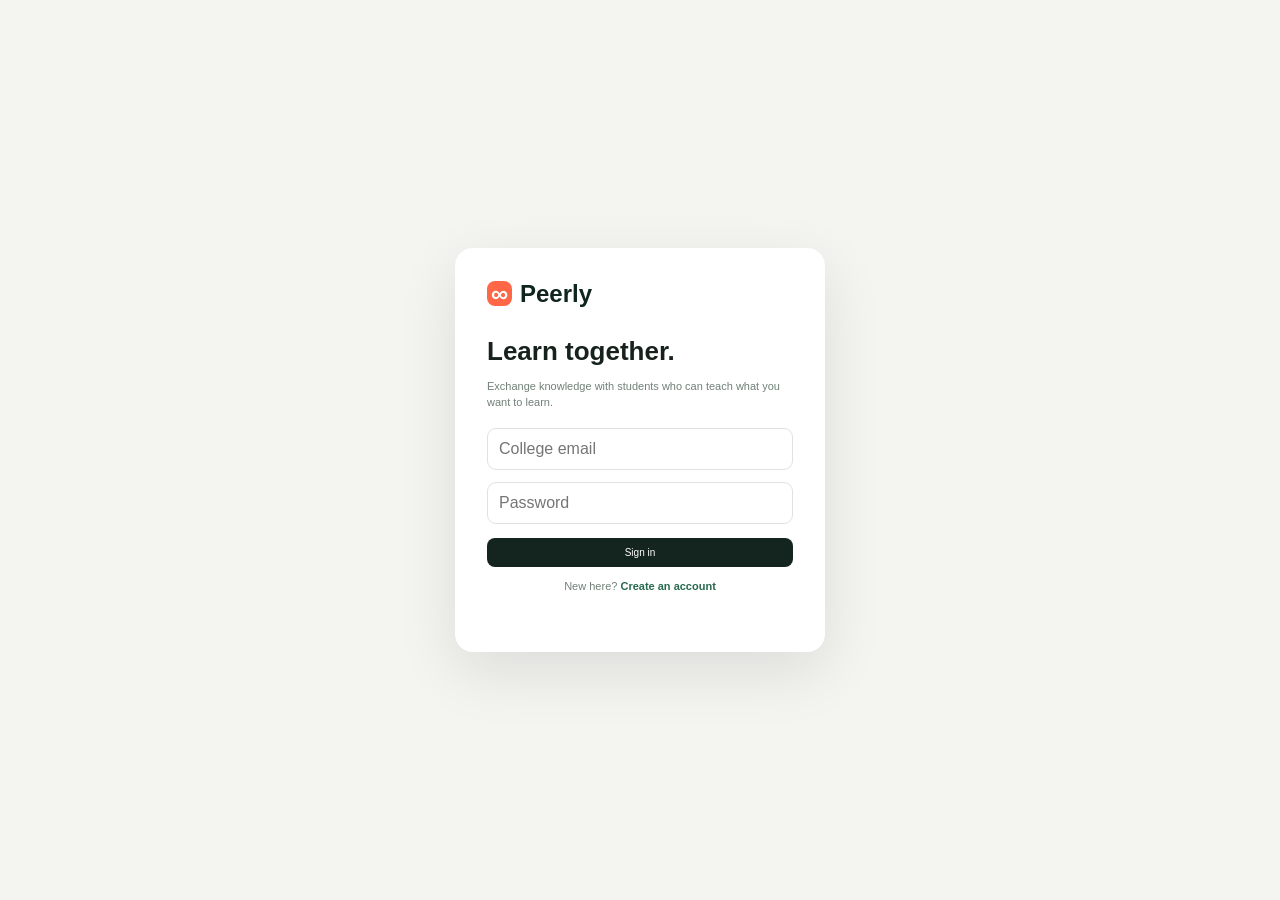
<file: templates/index.html>
<!DOCTYPE html>
<html lang="en">

<head>

    <meta charset="UTF-8">

    <meta
        name="viewport"
        content="width=device-width, initial-scale=1.0"
    >

    <title>
        Peerly - Peer Learning Platform
    </title>

    <link
        rel="stylesheet"
        href="/static/style.css"
    >

</head>

<body>

<div id="app">

    <!-- ================================================= -->
    <!-- SIDEBAR -->
    <!-- ================================================= -->

    <aside class="sidebar">

        <div class="brand">

            <span class="brand-icon">
                ∞
            </span>

            Peerly

        </div>


        <div class="profile-card">

            <div
                class="avatar"
                id="avatar"
            >
                M
            </div>

            <div>

                <b id="sideName">
                    Student
                </b>

                <small id="sideInfo">
                    CSE · Year 2
                </small>

            </div>

        </div>


        <nav>

            <button
                class="nav-btn active"
                data-page="home"
            >
                ⌂
                <span>
                    Home
                </span>
            </button>


            <button
                class="nav-btn"
                data-page="discover"
            >
                ◉
                <span>
                    Discover
                </span>
            </button>


            <button
                class="nav-btn"
                data-page="learning"
            >
                ▣
                <span>
                    My learning
                </span>
            </button>


            <button
                class="nav-btn"
                data-page="messages"
            >
                ◌
                <span>
                    Messages
                </span>
            </button>


            <button
                class="nav-btn"
                data-page="rooms"
            >
                ♧
                <span>
                    Study rooms
                </span>
            </button>

        </nav>


        <div class="sidebar-bottom">

            <div class="promise">

                <b>
                    ◉ Peerly Promise
                </b>

                <p>
                    Verified students,
                    community ratings,
                    and clear session goals.
                </p>

            </div>


            <button
                class="logout"
                onclick="logout()"
            >
                ↪ Log out
            </button>

        </div>

    </aside>


    <!-- ================================================= -->
    <!-- MAIN CONTENT -->
    <!-- ================================================= -->

    <main class="main">


        <!-- TOP BAR -->

        <header class="topbar">

            <div>

                <h1 id="greeting">
                    Good morning
                </h1>

                <p>
                    You have learning opportunities today.
                </p>

            </div>


            <div class="top-actions">

                <input
                    id="searchBox"
                    type="text"
                    placeholder="⌕ Search skills or people"
                >

                <button class="icon-btn">
                    ♧
                </button>

                <span class="open-status">
                    ● Open to match⌄
                </span>

            </div>

        </header>


        <!-- ================================================= -->
        <!-- HOME -->
        <!-- ================================================= -->

        <section
            id="homePage"
            class="page"
        >


            <!-- HERO -->

            <div class="hero">


                <div class="hero-copy">

                    <span class="live">
                        ● LIVE EXCHANGE
                    </span>

                    <h2>
                        What will you
                        <br>
                        exchange today?
                    </h2>

                    <p>
                        Offer what you know,
                        ask for what you need.
                        Peerly finds the overlap.
                    </p>

                    <b id="credits">
                        ↗ 4 credits available this week
                    </b>

                </div>


                <!-- TEACH -->

                <div class="action-card teach">

                    <small>
                        ✣ I CAN TEACH
                    </small>

                    <h3>
                        Share a skill
                    </h3>

                    <p>
                        Tell peers what you can teach.
                    </p>

                    <button
                        onclick="openModal('offerModal')"
                    >
                        Create an offer →
                    </button>

                </div>


                <!-- LEARN -->

                <div class="action-card learn">

                    <small>
                        ⌕ I WANT TO LEARN
                    </small>

                    <h3>
                        Request knowledge
                    </h3>

                    <p>
                        Tell peers your goal and availability.
                    </p>

                    <button
                        onclick="openModal('requestModal')"
                    >
                        Post a request →
                    </button>

                </div>

            </div>


            <!-- MATCHES -->

            <div class="section-title">

                <div>

                    <span>
                        SMART MATCHING
                    </span>

                    <h2>
                        Peers worth meeting
                    </h2>

                </div>


                <button onclick="loadMatches()">
                    Refresh matches →
                </button>

            </div>


            <div
                id="matchGrid"
                class="match-grid"
            >
            </div>


            <!-- SESSIONS -->

            <div class="section-title">

                <div>

                    <span>
                        YOUR ACTIVITY
                    </span>

                    <h2>
                        Active learning sessions
                    </h2>

                </div>


                <button
                    onclick="showPage('learning')"
                >
                    My learning →
                </button>

            </div>


            <div
                id="sessionList"
                class="session-list"
            >
            </div>

        </section>


        <!-- ================================================= -->
        <!-- DISCOVER -->
        <!-- ================================================= -->

        <section
            id="discoverPage"
            class="page hidden"
        >

            <div class="section-title">

                <div>

                    <span>
                        DISCOVER
                    </span>

                    <h2>
                        Skills & opportunities
                    </h2>

                </div>

            </div>


            <div class="tabs">

                <button
                    class="tab active"
                    onclick="loadOffers()"
                >
                    People teaching
                </button>


                <button
                    class="tab"
                    onclick="loadRequests()"
                >
                    People learning
                </button>

            </div>


            <div
                id="discoverList"
                class="discover-list"
            >
            </div>

        </section>


        <!-- ================================================= -->
        <!-- MY LEARNING -->
        <!-- ================================================= -->

        <section
            id="learningPage"
            class="page hidden"
        >

            <div class="section-title">

                <div>

                    <span>
                        MY LEARNING
                    </span>

                    <h2>
                        Sessions and matches
                    </h2>

                </div>

            </div>


            <div id="learningContent">
            </div>

        </section>


        <!-- ================================================= -->
        <!-- MESSAGES -->
        <!-- ================================================= -->

        <section
            id="messagesPage"
            class="page hidden"
        >

            <div class="section-title">

                <div>

                    <span>
                        MESSAGES
                    </span>

                    <h2>
                        Connect with peers
                    </h2>

                </div>

            </div>


            <div class="message-box">

                <p>
                    Select a matched peer from
                    the Home page to start a conversation.
                </p>

            </div>

        </section>


        <!-- ================================================= -->
        <!-- STUDY ROOMS -->
        <!-- ================================================= -->

        <section
            id="roomsPage"
            class="page hidden"
        >

            <div class="section-title">

                <div>

                    <span>
                        COLLABORATE
                    </span>

                    <h2>
                        Study rooms
                    </h2>

                </div>


                <button
                    class="primary"
                    onclick="openModal('roomModal')"
                >
                    + Create room
                </button>

            </div>


            <div
                id="roomList"
                class="room-list"
            >
            </div>

        </section>

    </main>

</div>


<!-- ================================================= -->
<!-- LOGIN -->
<!-- ================================================= -->

<div
    id="loginScreen"
    class="auth-screen"
>

    <div class="auth-card">

        <div class="brand large">

            <span class="brand-icon">
                ∞
            </span>

            Peerly

        </div>


        <h1>
            Learn together.
        </h1>


        <p>
            Exchange knowledge with students
            who can teach what you want to learn.
        </p>


        <input
            id="loginEmail"
            placeholder="College email"
        >


        <input
            id="loginPassword"
            type="password"
            placeholder="Password"
        >


        <button
            class="primary full"
            onclick="login()"
        >
            Sign in
        </button>


        <p class="switch-auth">

            New here?

            <a onclick="showRegister()">
                Create an account
            </a>

        </p>


        <div
            id="loginError"
            class="error"
        >
        </div>

    </div>

</div>


<!-- ================================================= -->
<!-- REGISTER -->
<!-- ================================================= -->

<div
    id="registerScreen"
    class="auth-screen hidden"
>

    <div class="auth-card">

        <div class="brand large">

            <span class="brand-icon">
                ∞
            </span>

            Peerly

        </div>


        <h1>
            Create your profile.
        </h1>


        <input
            id="regName"
            placeholder="Full name"
        >


        <input
            id="regEmail"
            placeholder="College email"
        >


        <input
            id="regPassword"
            type="password"
            placeholder="Password"
        >


        <div class="two-inputs">

            <input
                id="regDept"
                placeholder="Department"
                value="CSE"
            >


            <input
                id="regYear"
                type="number"
                min="1"
                max="5"
                value="2"
            >

        </div>


        <button
            class="primary full"
            onclick="register()"
        >
            Create account
        </button>


        <p class="switch-auth">

            Already registered?

            <a onclick="showLogin()">
                Sign in
            </a>

        </p>


        <div
            id="registerError"
            class="error"
        >
        </div>

    </div>

</div>


<!-- ================================================= -->
<!-- OFFER MODAL -->
<!-- ================================================= -->

<div
    id="offerModal"
    class="modal"
>

    <div class="modal-card">

        <button
            class="close"
            onclick="closeModal('offerModal')"
        >
            ×
        </button>


        <h2>
            Share a skill
        </h2>


        <p>
            Tell other students what you can teach.
        </p>


        <select id="offerSkill">
        </select>


        <textarea
            id="offerDescription"
            placeholder="What can you help someone learn?"
        ></textarea>


        <div class="two-inputs">

            <select id="offerLevel">

                <option>
                    Beginner
                </option>

                <option>
                    Intermediate
                </option>

                <option>
                    Advanced
                </option>

            </select>


            <select id="offerAvailability">

                <option>
                    Flexible
                </option>

                <option>
                    Weekday evenings
                </option>

                <option>
                    Weekend
                </option>

            </select>

        </div>


        <button
            class="primary full"
            onclick="createOffer()"
        >
            Publish offer
        </button>

    </div>

</div>


<!-- ================================================= -->
<!-- REQUEST MODAL -->
<!-- ================================================= -->

<div
    id="requestModal"
    class="modal"
>

    <div class="modal-card">

        <button
            class="close"
            onclick="closeModal('requestModal')"
        >
            ×
        </button>


        <h2>
            Request knowledge
        </h2>


        <p>
            Tell the community what you want to learn.
        </p>


        <select id="requestSkill">
        </select>


        <textarea
            id="requestDescription"
            placeholder="What is your learning goal?"
        ></textarea>


        <div class="two-inputs">

            <select id="requestLevel">

                <option>
                    Beginner
                </option>

                <option>
                    Intermediate
                </option>

                <option>
                    Advanced
                </option>

            </select>


            <select id="requestAvailability">

                <option>
                    Flexible
                </option>

                <option>
                    Weekday evenings
                </option>

                <option>
                    Weekend
                </option>

            </select>

        </div>


        <button
            class="primary full"
            onclick="createRequest()"
        >
            Post request
        </button>

    </div>

</div>


<!-- ================================================= -->
<!-- STUDY ROOM MODAL -->
<!-- ================================================= -->

<div
    id="roomModal"
    class="modal"
>

    <div class="modal-card">

        <button
            class="close"
            onclick="closeModal('roomModal')"
        >
            ×
        </button>


        <h2>
            Create a study room
        </h2>


        <input
            id="roomTitle"
            placeholder="Room title"
        >


        <input
            id="roomTopic"
            placeholder="Topic"
        >


        <input
            id="roomDate"
            type="datetime-local"
        >


        <div class="two-inputs">

            <input
                id="roomDuration"
                type="number"
                value="45"
                min="15"
            >


            <input
                id="roomMax"
                type="number"
                value="8"
                min="2"
                max="50"
            >

        </div>


        <button
            class="primary full"
            onclick="createRoom()"
        >
            Create room
        </button>

    </div>

</div>


<script src="/static/app.js"></script>

</body>

</html>
</file>
<file: static/style.css>
* {
    box-sizing: border-box;
}


body {
    margin: 0;

    font-family:
        Inter,
        Arial,
        sans-serif;

    background: #f5f5f1;

    color: #17221d;
}


button,
input,
textarea,
select {
    font: inherit;
}


button {
    cursor: pointer;
    border: 0;
}


.hidden {
    display: none !important;
}


/* ============================================================
   SIDEBAR
   ============================================================ */

.sidebar {

    position: fixed;

    left: 0;
    top: 0;
    bottom: 0;

    width: 175px;

    background: #10251e;

    color: #dfe8e2;

    padding: 20px 14px;

    display: flex;

    flex-direction: column;

    z-index: 5;
}


.brand {

    font-size: 17px;

    font-weight: 700;

    display: flex;

    align-items: center;

    gap: 8px;

    margin-bottom: 28px;
}


.brand.large {

    font-size: 24px;

    color: #10251e;
}


.brand-icon {

    display: inline-flex;

    width: 25px;
    height: 25px;

    background: #ff6747;

    color: white;

    border-radius: 8px;

    align-items: center;
    justify-content: center;

    font-weight: 800;
}


/* PROFILE */

.profile-card {

    display: flex;

    gap: 9px;

    align-items: center;

    border-bottom:
        1px solid #294139;

    padding-bottom: 20px;

    margin-bottom: 20px;
}


.avatar {

    width: 34px;
    height: 34px;

    border-radius: 50%;

    display: grid;

    place-items: center;

    background: #ff6b4b;

    color: white;

    font-weight: 700;
}


.profile-card small {

    display: block;

    color: #aebeb6;

    font-size: 10px;

    margin-top: 3px;
}


/* NAVIGATION */

nav {

    display: flex;

    flex-direction: column;

    gap: 7px;
}


.nav-btn {

    background: transparent;

    color: #b7c5be;

    text-align: left;

    padding: 10px;

    border-radius: 8px;

    font-size: 12px;
}


.nav-btn.active,
.nav-btn:hover {

    background: #203b31;

    color: #fff;
}


.nav-btn span {

    margin-left: 8px;
}


/* SIDEBAR BOTTOM */

.sidebar-bottom {

    margin-top: auto;
}


.promise {

    background: #1d3a30;

    border-radius: 13px;

    padding: 12px;

    font-size: 10px;

    color: #cbd9d3;
}


.promise b {

    font-size: 11px;
}


.promise p {

    line-height: 1.5;

    margin-bottom: 0;
}


.logout {

    background: transparent;

    color: #aebeb6;

    margin-top: 15px;

    font-size: 11px;
}


/* ============================================================
   MAIN
   ============================================================ */

.main {

    margin-left: 175px;

    padding: 22px 24px;

    max-width: 1200px;
}


/* TOP BAR */

.topbar {

    display: flex;

    justify-content: space-between;

    align-items: center;

    margin-bottom: 15px;
}


.topbar h1 {

    font-size: 20px;

    font-weight: 500;

    margin: 0;
}


.topbar p {

    font-size: 10px;

    color: #718079;

    margin: 4px 0;
}


.top-actions {

    display: flex;

    gap: 8px;

    align-items: center;
}


.top-actions input {

    width: 180px;

    border:
        1px solid #e1e4df;

    border-radius: 9px;

    padding: 8px 11px;

    background: #fff;

    font-size: 10px;
}


.icon-btn {

    background: white;

    border:
        1px solid #e1e4df;

    border-radius: 9px;

    padding: 8px;
}


.open-status {

    font-size: 10px;

    background: #e7f3ec;

    padding: 9px 12px;

    border-radius: 9px;

    color: #287251;
}


/* ============================================================
   HERO
   ============================================================ */

.hero {

    background: #112a22;

    color: #fff;

    border-radius: 17px;

    min-height: 182px;

    padding: 22px;

    display: grid;

    grid-template-columns:
        1.15fr
        .9fr
        .9fr;

    gap: 12px;

    overflow: hidden;

    position: relative;
}


.hero-copy {

    padding: 8px 0;
}


.live {

    font-size: 8px;

    color: #d8e3dd;
}


.hero h2 {

    font-size: 25px;

    line-height: 1.05;

    margin: 10px 0;
}


.hero p {

    font-size: 10px;

    color: #b7c8bf;

    max-width: 270px;

    line-height: 1.5;
}


.hero-copy b {

    font-size: 9px;

    color: #ff9c83;
}


/* ACTION CARDS */

.action-card {

    border-radius: 14px;

    padding: 18px;

    color: #16231d;

    display: flex;

    flex-direction: column;

    justify-content: space-between;
}


.action-card.teach {

    background: #fff0aa;
}


.action-card.learn {

    background: #eee9fb;
}


.action-card small {

    font-size: 8px;

    opacity: .65;
}


.action-card h3 {

    font-size: 15px;

    margin: 10px 0 2px;
}


.action-card p {

    font-size: 9px;

    color: #68716d;
}


.action-card button {

    background: transparent;

    text-align: left;

    font-weight: 700;

    font-size: 9px;

    padding: 0;
}


/* ============================================================
   SECTION TITLES
   ============================================================ */

.section-title {

    display: flex;

    justify-content: space-between;

    align-items: end;

    margin: 17px 0 10px;
}


.section-title span {

    font-size: 8px;

    color: #f05c3f;

    font-weight: 800;
}


.section-title h2 {

    font-size: 16px;

    margin: 4px 0 0;
}


.section-title > button {

    background: transparent;

    color: #34715c;

    font-size: 9px;
}


/* ============================================================
   MATCH CARDS
   ============================================================ */

.match-grid {

    display: grid;

    grid-template-columns:
        repeat(2, 1fr);

    gap: 10px;
}


.match-card,
.discover-card,
.session-list,
.message-box,
.room-card {

    background: #fff;

    border:
        1px solid #e4e6e2;

    border-radius: 13px;

    padding: 14px;
}


.match-head {

    display: flex;

    justify-content: space-between;

    align-items: center;
}


.person {

    display: flex;

    gap: 9px;

    align-items: center;
}


.person .avatar {

    width: 32px;
    height: 32px;
}


.person b {

    font-size: 11px;
}


.person small {

    display: block;

    font-size: 8px;

    color: #76817b;

    margin-top: 3px;
}


.score {

    background: #e3f5e9;

    color: #217153;

    border-radius: 8px;

    padding: 7px;

    font-size: 11px;

    font-weight: 800;
}


.skills-row {

    display: grid;

    grid-template-columns:
        1fr 1fr;

    gap: 6px;

    margin: 12px 0;
}


.skill-box {

    background: #fafaf7;

    border-radius: 8px;

    padding: 9px;
}


.skill-box small {

    font-size: 7px;

    color: #ec6347;
}


.skill-box b {

    font-size: 9px;

    display: block;

    margin-top: 4px;
}


.match-card p {

    font-size: 9px;

    color: #76817b;

    line-height: 1.45;
}


.match-foot {

    display: flex;

    justify-content: space-between;

    align-items: center;

    font-size: 8px;

    color: #76817b;
}


/* ============================================================
   BUTTON
   ============================================================ */

.primary {

    background: #14251f;

    color: #fff;

    border-radius: 8px;

    padding: 9px 14px;

    font-size: 10px;
}


.match-foot .primary {

    padding: 7px 12px;
}


/* ============================================================
   SESSIONS
   ============================================================ */

.session-list {

    display: flex;

    flex-direction: column;

    gap: 8px;
}


.session-row {

    display: grid;

    grid-template-columns:
        2fr
        1fr
        1fr;

    align-items: center;

    padding: 8px;

    border-bottom:
        1px solid #eef0ec;
}


.session-row:last-child {

    border-bottom: 0;
}


.session-row b {

    font-size: 10px;
}


.session-row small {

    font-size: 8px;

    color: #758079;
}


.progress {

    height: 5px;

    background: #e2e5e0;

    border-radius: 5px;

    overflow: hidden;
}


.progress i {

    display: block;

    width: 60%;

    height: 100%;

    background: #4e7ea5;
}


/* ============================================================
   DISCOVER
   ============================================================ */

.tabs {

    display: flex;

    gap: 8px;

    margin-bottom: 10px;
}


.tab {

    background: #fff;

    border:
        1px solid #e2e4df;

    border-radius: 8px;

    padding: 8px 12px;

    font-size: 10px;
}


.tab.active {

    background: #19342a;

    color: white;
}


.discover-list,
.room-list {

    display: grid;

    grid-template-columns:
        repeat(2, 1fr);

    gap: 10px;
}


.discover-card h3 {

    font-size: 14px;

    margin: 5px 0;
}


.discover-card p {

    font-size: 9px;

    color: #69756f;

    line-height: 1.5;
}


.tag {

    display: inline-block;

    background: #edf4ef;

    color: #307158;

    border-radius: 8px;

    padding: 5px 7px;

    font-size: 8px;

    margin: 2px;
}


/* ============================================================
   STUDY ROOMS
   ============================================================ */

.room-list {

    grid-template-columns: 1fr;
}


.room-card {

    display: flex;

    justify-content: space-between;

    align-items: center;
}


.room-card h3 {

    margin: 3px 0;

    font-size: 13px;
}


.room-card p {

    font-size: 9px;

    color: #718078;
}


/* ============================================================
   MESSAGES
   ============================================================ */

.message-box {

    min-height: 200px;

    display: grid;

    place-items: center;

    color: #77827c;

    font-size: 11px;
}


/* ============================================================
   AUTHENTICATION
   ============================================================ */

.auth-screen {

    position: fixed;

    inset: 0;

    background: #f4f4f0;

    display: grid;

    place-items: center;

    z-index: 20;
}


.auth-card {

    width: 370px;

    background: #fff;

    padding: 32px;

    border-radius: 18px;

    box-shadow:
        0 20px 60px
        #10251e1a;
}


.auth-card h1 {

    font-size: 26px;

    margin: 10px 0 6px;
}


.auth-card p {

    font-size: 11px;

    color: #718078;

    line-height: 1.5;
}


.auth-card input,
.auth-card select,
.auth-card textarea,
.modal-card input,
.modal-card select,
.modal-card textarea {

    width: 100%;

    border:
        1px solid #dfe3de;

    border-radius: 9px;

    padding: 11px;

    margin: 6px 0;

    outline: none;
}


.auth-card input:focus,
.modal-card input:focus,
.modal-card textarea:focus {

    border-color: #547f6d;
}


.switch-auth {

    text-align: center;
}


.switch-auth a {

    color: #27694f;

    font-weight: 700;

    cursor: pointer;
}


.error {

    color: #d64d36 !important;

    min-height: 15px;
}


.two-inputs {

    display: grid;

    grid-template-columns:
        1fr 1fr;

    gap: 6px;
}


.full {

    width: 100%;

    margin-top: 8px;
}


/* ============================================================
   MODALS
   ============================================================ */

.modal {

    display: none;

    position: fixed;

    inset: 0;

    background: #0c211a99;

    z-index: 30;

    place-items: center;
}


.modal.open {

    display: grid;
}


.modal-card {

    background: #fff;

    width: 430px;

    border-radius: 15px;

    padding: 24px;

    position: relative;
}


.modal-card h2 {

    margin: 0;

    font-size: 19px;
}


.modal-card p {

    font-size: 10px;

    color: #718078;
}


.modal-card textarea {

    height: 90px;

    resize: vertical;
}


.close {

    position: absolute;

    right: 15px;

    top: 12px;

    background: #f2f3ef;

    border-radius: 50%;

    width: 26px;

    height: 26px;
}


/* ============================================================
   RESPONSIVE
   ============================================================ */

@media(max-width: 900px) {

    .sidebar {

        width: 68px;
    }


    .brand {

        font-size: 0;

        justify-content: center;
    }


    .profile-card div:not(.avatar),
    .nav-btn span,
    .promise,
    .logout {

        display: none;
    }


    .main {

        margin-left: 68px;
    }


    .hero {

        grid-template-columns: 1fr;
    }


    .match-grid,
    .discover-list {

        grid-template-columns: 1fr;
    }

}


@media(max-width: 600px) {

    .main {

        padding: 14px;
    }


    .topbar {

        display: block;
    }


    .top-actions {

        margin-top: 10px;
    }


    .top-actions input {

        width: 100%;
    }


    .hero {

        padding: 16px;
    }


    .match-grid {

        grid-template-columns: 1fr;
    }


    .auth-card {

        width: calc(100% - 30px);
    }

}
</file>
